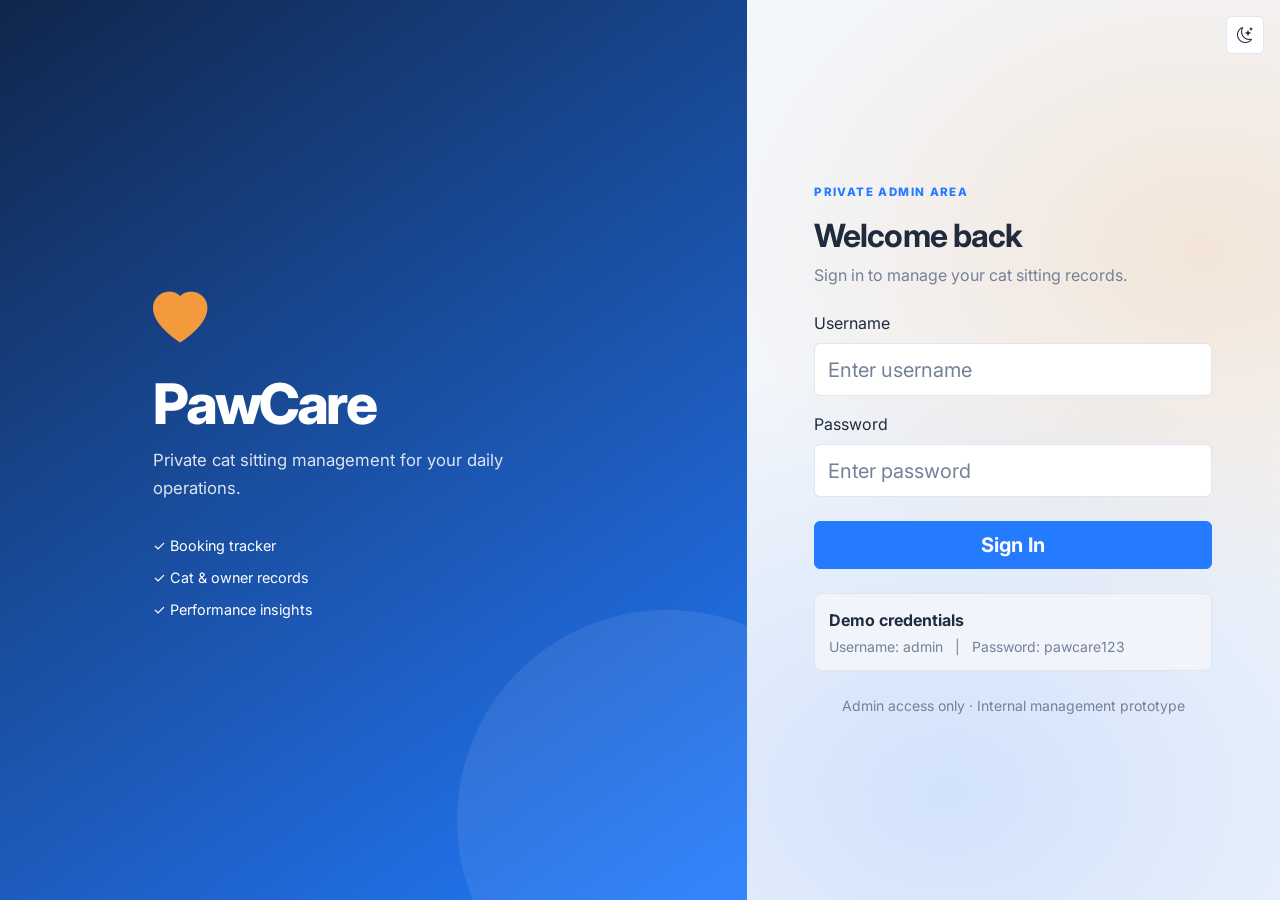
<file: index.html>
<!DOCTYPE html>
<html lang="en">
<head>
  <meta charset="UTF-8">
  <meta name="viewport" content="width=device-width, initial-scale=1.0">
  <meta name="description" content="PawCare Cat Sitting Management System login">
  <title>PawCare | Admin Login</title>
  <link rel="icon" type="image/svg+xml" href="favicon.svg">
  <link href="https://cdn.jsdelivr.net/npm/bootstrap@5.3.3/dist/css/bootstrap.min.css" rel="stylesheet">
  <link href="https://cdn.jsdelivr.net/npm/bootstrap-icons@1.11.3/font/bootstrap-icons.css" rel="stylesheet">
  <link rel="preconnect" href="https://fonts.googleapis.com">
  <link href="https://fonts.googleapis.com/css2?family=Inter:wght@400;500;600;700;800&display=swap" rel="stylesheet">
  <link rel="stylesheet" href="css/style.css">
</head>
<body class="login-page">
  <main class="container-fluid min-vh-100">
    <div class="row min-vh-100">
      <section class="col-lg-7 d-none d-lg-flex login-visual align-items-center justify-content-center">
        <div class="login-brand text-white">
          <div class="paw-logo"><i class="bi bi-heart-fill" aria-hidden="true"></i></div>
          <h1>PawCare</h1>
          <p>Private cat sitting management for your daily operations.</p>
          <div class="login-points">
            <span>✓ Booking tracker</span>
            <span>✓ Cat & owner records</span>
            <span>✓ Performance insights</span>
          </div>
        </div>
      </section>
      <section class="col-lg-5 d-flex align-items-center justify-content-center p-4">
        <div class="login-card">
          <div class="d-lg-none text-center mb-4">
            <div class="paw-logo small"><i class="bi bi-heart-fill" aria-hidden="true"></i></div>
            <h2 class="fw-bold mb-1">PawCare</h2>
            <p class="text-muted">Cat Sitting Admin</p>
          </div>
          <div class="mb-4">
            <p class="eyebrow">PRIVATE ADMIN AREA</p>
            <h2 class="fw-bold">Welcome back</h2>
            <p class="text-muted">Sign in to manage your cat sitting records.</p>
          </div>

          <form id="loginForm" novalidate>
            <div class="mb-3">
              <label for="username" class="form-label">Username</label>
              <input type="text" class="form-control form-control-lg" id="username" placeholder="Enter username" autocomplete="username" required>
            </div>
            <div class="mb-2">
              <label for="password" class="form-label">Password</label>
              <input type="password" class="form-control form-control-lg" id="password" placeholder="Enter password" autocomplete="current-password" required>
            </div>
            <div id="demoAutofill" class="d-none mb-2"><button id="fillDemoCredentials" class="demo-autofill" type="button"><i class="bi bi-magic me-1"></i>Use demo credentials</button></div>
            <div id="loginError" class="alert alert-danger py-2 d-none" role="alert"></div>
            <button class="btn btn-primary btn-lg w-100 mt-3" type="submit">Sign In</button>
          </form>

          <div class="demo-box mt-4">
            <strong>Demo credentials</strong>
            <div class="small text-muted mt-1">Username: admin &nbsp; | &nbsp; Password: pawcare123</div>
          </div>
          <p class="small text-muted text-center mt-4 mb-0">Admin access only · Internal management prototype</p>
        </div>
      </section>
    </div>
  </main>
  <script src="js/app.js"></script>
</body>
</html>
</file>
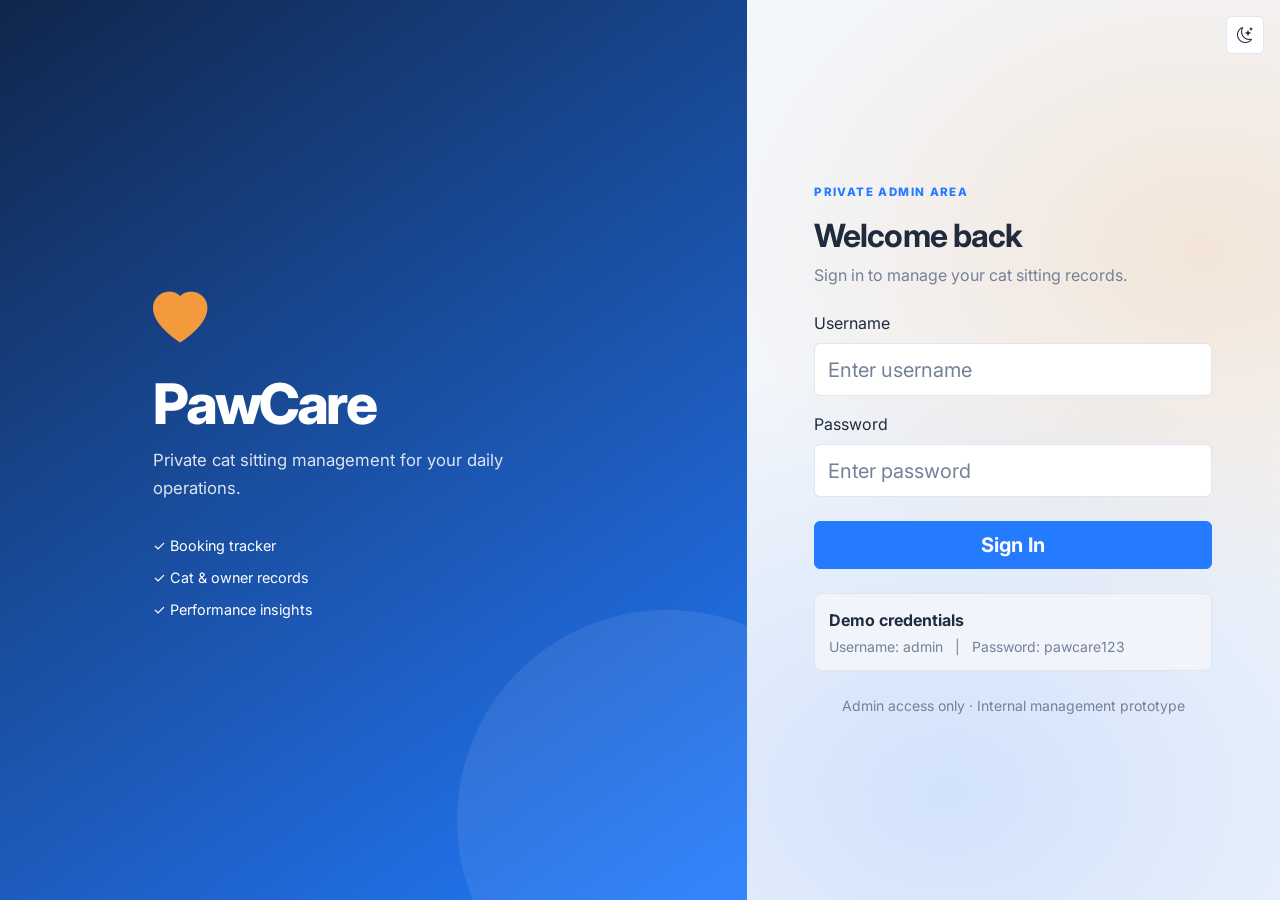
<file: bookings.html>
<!DOCTYPE html>
<html lang="en">
<head>
<meta charset="UTF-8"><meta name="viewport" content="width=device-width, initial-scale=1.0">
<meta name="description" content="PawCare booking management">
<title>PawCare | Bookings</title>
<link rel="icon" type="image/svg+xml" href="favicon.svg">
<link href="https://cdn.jsdelivr.net/npm/bootstrap@5.3.3/dist/css/bootstrap.min.css" rel="stylesheet">
<link href="https://cdn.jsdelivr.net/npm/bootstrap-icons@1.11.3/font/bootstrap-icons.css" rel="stylesheet">
<link href="https://fonts.googleapis.com/css2?family=Inter:wght@400;500;600;700;800&display=swap" rel="stylesheet">
<link rel="stylesheet" href="css/style.css">
</head>
<body>
<div class="app-shell">
<header class="app-header sticky-top"><div class="container-fluid px-3 px-lg-4 d-flex align-items-center justify-content-between">
<div class="d-flex align-items-center gap-3"><button class="menu-toggle" type="button" data-bs-toggle="offcanvas" data-bs-target="#sideNavigation" aria-controls="sideNavigation" aria-label="Open navigation"><i class="bi bi-list"></i></button><a class="navbar-brand fw-800 mb-0" href="dashboard.html"><i class="bi bi-heart-fill brand-paw" aria-hidden="true"></i> PawCare</a></div>
<div class="header-actions"><button class="theme-toggle" type="button" data-theme-toggle aria-label="Switch theme"></button><span class="small text-muted d-none d-sm-inline"><i class="bi bi-shield-lock"></i> Admin</span><button class="btn btn-outline-secondary btn-sm" onclick="logout()">Logout</button></div>
</div></header>
<div class="offcanvas offcanvas-start" tabindex="-1" id="sideNavigation" aria-labelledby="sideNavigationLabel"><div class="offcanvas-header"><h5 class="offcanvas-title fw-bold" id="sideNavigationLabel"><i class="bi bi-heart-fill brand-paw" aria-hidden="true"></i> PawCare</h5><button type="button" class="btn-close" data-bs-dismiss="offcanvas" aria-label="Close navigation"></button></div><div class="offcanvas-body d-flex flex-column"><nav class="nav flex-column" aria-label="Main navigation">
<a class="nav-link" href="dashboard.html"><i class="bi bi-grid"></i> Dashboard</a><a class="nav-link active" aria-current="page" href="bookings.html"><i class="bi bi-calendar-check"></i> Bookings</a><a class="nav-link" href="cats.html"><i class="bi bi-heart"></i> Cats</a><a class="nav-link" href="owners.html"><i class="bi bi-people"></i> Owners</a><a class="nav-link" href="profile.html"><i class="bi bi-person-circle"></i> Contact Me</a>
</nav><div class="side-nav-footer mt-auto pt-3"><div class="small text-muted mb-2"><i class="bi bi-shield-lock"></i> Admin workspace</div><button class="btn btn-outline-secondary btn-sm w-100" onclick="logout()">Logout</button></div></div></div>

<main class="container-fluid px-3 px-lg-4 py-4">
<div class="d-flex flex-column flex-md-row justify-content-between gap-3 mb-4"><div><p class="eyebrow mb-1">MANAGEMENT</p><h1 class="h3 fw-bold mb-1">Bookings</h1><p class="text-muted mb-0">Track every cat sitting session and payment status.</p></div>
<button class="btn btn-primary align-self-start" data-bs-toggle="modal" data-bs-target="#bookingModal"><i class="bi bi-plus-lg me-1"></i> Add Booking</button></div>

<div class="content-card mb-4">
<p class="small text-muted mb-2"><i class="bi bi-info-circle me-1"></i>Select a cat’s name to view or add their photo.</p>
<div class="row g-2"><div class="col-md-5"><div class="input-group"><span class="input-group-text bg-white"><i class="bi bi-search"></i></span><input id="bookingSearch" class="form-control" placeholder="Search cat, owner or booking ID"></div></div>
<div class="col-md-3"><select id="statusFilter" class="form-select"><option value="">All statuses</option><option>Completed</option><option>Pending</option><option>Registered</option></select></div>
<div class="col-md-2"><select id="paymentFilter" class="form-select"><option value="">All payments</option><option>Paid</option><option>Unpaid</option></select></div></div></div>

<div class="content-card"><div class="table-responsive"><table class="table align-middle data-table"><thead><tr><th>ID</th><th>Cat</th><th>Owner</th><th>Address</th><th>Date</th><th>Duration</th><th>Payment</th><th>Status</th><th></th></tr></thead><tbody id="bookingTable"></tbody></table></div></div>
</main>
<footer class="footer"><div class="container-fluid px-4"><span>© 2026 PawCare</span><span>Internal use only</span></div></footer>
</div>

<div class="modal fade" id="bookingModal" tabindex="-1"><div class="modal-dialog modal-lg modal-dialog-centered"><div class="modal-content border-0 shadow">
<div class="modal-header"><div><h5 class="modal-title fw-bold">New Cat Sitting Booking</h5><p class="text-muted small mb-0">Add a new owner, cat and session record.</p></div><button class="btn-close" data-bs-dismiss="modal"></button></div>
<form id="bookingForm"><div class="modal-body"><div class="row g-3">
<div class="col-md-6"><label class="form-label">Owner Name</label><input name="owner" class="form-control" required></div>
<div class="col-md-6"><label class="form-label">Owner Age <span class="text-muted">(private)</span></label><input name="ownerAge" type="number" min="18" max="100" class="form-control" required></div>
<div class="col-md-6"><label for="ownerPhone" class="form-label">Owner Phone</label><input id="ownerPhone" name="phone" type="tel" autocomplete="tel" class="form-control" required></div>
<div class="col-12"><label for="ownerAddress" class="form-label">Sitting Address</label><textarea id="ownerAddress" name="address" class="form-control" rows="2" autocomplete="street-address" required></textarea></div>
<div class="col-md-6"><label class="form-label">Cat Name</label><input name="cat" class="form-control" required></div>
<div class="col-md-6"><label for="newCatPhoto" class="form-label">Cat Photo <span class="text-muted">(optional, max 2 MB)</span></label><input id="newCatPhoto" name="catPhotoFile" type="file" accept="image/*" class="form-control"></div>
<div class="col-12"><div id="bookingPhotoError" class="alert alert-danger py-2 d-none mb-0" role="alert"></div></div>
<div class="col-md-6"><label class="form-label">Cat Gender</label><select name="gender" class="form-select"><option>Female</option><option>Male</option></select></div>
<div class="col-md-6"><label class="form-label">Cat Age</label><input name="catAge" type="number" min="0" max="30" class="form-control" required></div>
<div class="col-md-6"><label class="form-label">Breed</label><input name="breed" class="form-control" placeholder="e.g. Persian"></div>
<div class="col-md-6"><label class="form-label">Sitting Date</label><input name="date" type="date" class="form-control" required></div>
<div class="col-md-6"><label class="form-label">Duration</label><select name="duration" class="form-select"><option>1 day</option><option>2 days</option><option>3 days</option><option>1 week</option></select></div>
<div class="col-md-6"><label class="form-label">Payment</label><select name="payment" class="form-select"><option>Paid</option><option>Unpaid</option></select></div>
<div class="col-md-6"><label class="form-label">Status</label><select name="status" class="form-select"><option>Registered</option><option>Pending</option><option>Completed</option></select></div>
<div class="col-12"><label class="form-label">Notes</label><textarea name="notes" class="form-control" rows="2" placeholder="Special instructions..."></textarea></div>
</div></div><div class="modal-footer"><button type="button" class="btn btn-light" data-bs-dismiss="modal">Cancel</button><button class="btn btn-primary" type="submit">Save Booking</button></div></form>
</div></div></div>

<div class="modal fade" id="catPhotoModal" tabindex="-1" aria-labelledby="catPhotoTitle" aria-hidden="true"><div class="modal-dialog modal-dialog-centered"><div class="modal-content border-0 shadow">
<div class="modal-header"><h5 class="modal-title fw-bold" id="catPhotoTitle">Cat photo</h5><button type="button" class="btn-close" data-bs-dismiss="modal" aria-label="Close"></button></div>
<div class="modal-body"><img id="catPhotoPreview" class="cat-photo-preview d-none" alt="Selected cat"><div id="catPhotoEmpty" class="cat-photo-empty"><div><i class="bi bi-image fs-1 d-block mb-2"></i><span>No photo added yet</span></div></div>
<div id="catPhotoError" class="alert alert-danger py-2 d-none mt-3 mb-0" role="alert"></div>
<input id="catPhotoBookingId" type="hidden"><label for="catPhotoFile" class="form-label mt-3">Add or replace photo <span class="text-muted">(max 2 MB)</span></label><input id="catPhotoFile" type="file" accept="image/*" class="form-control"></div>
</div></div></div>

<script src="https://cdn.jsdelivr.net/npm/bootstrap@5.3.3/dist/js/bootstrap.bundle.min.js"></script><script src="js/app.js"></script>
<script>protectPage(); initBookings();</script>
</body></html>
</file>
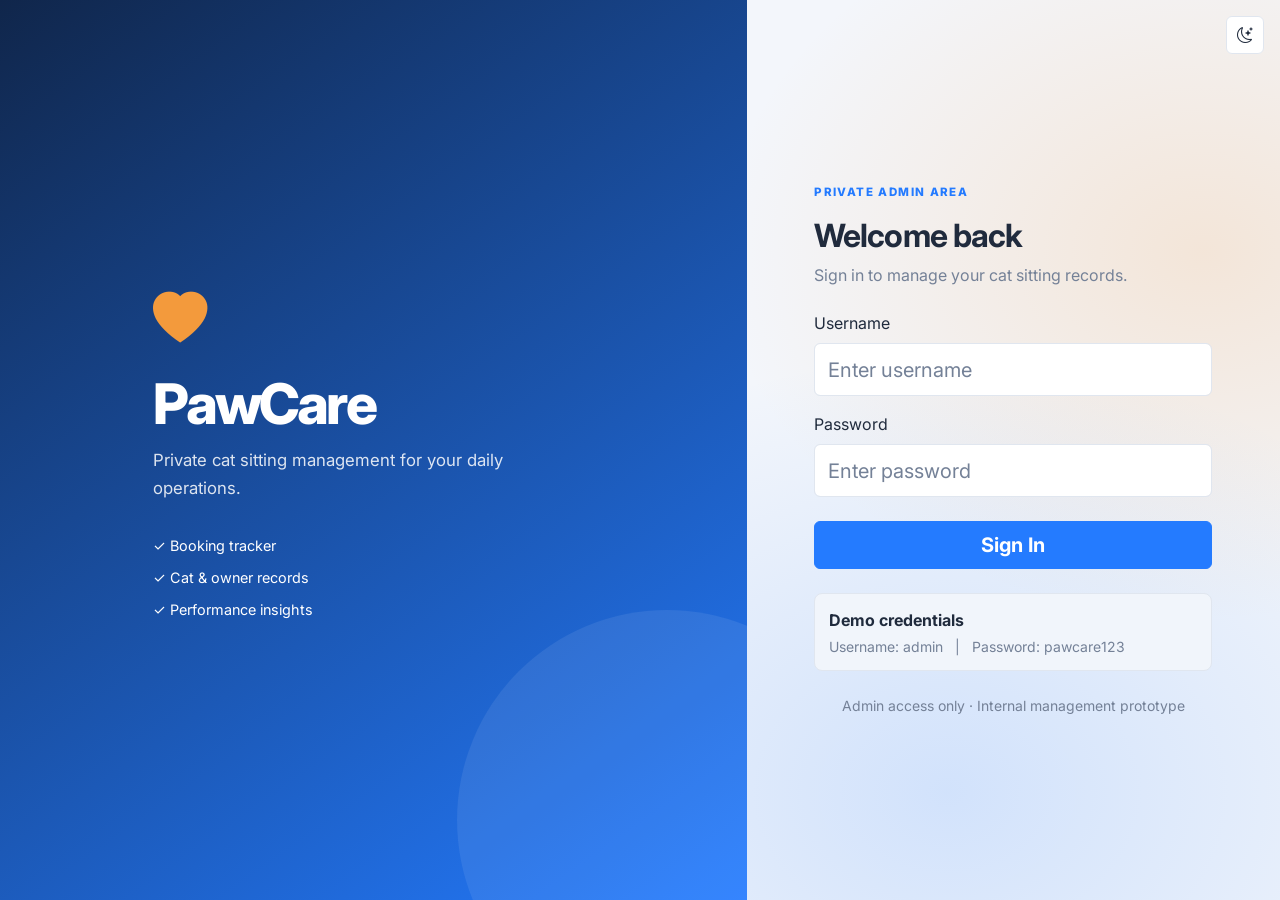
<file: cats.html>
<!DOCTYPE html>
<html lang="en"><head><meta charset="UTF-8"><meta name="viewport" content="width=device-width, initial-scale=1.0">
<meta name="description" content="PawCare cat records"><title>PawCare | Cats</title><link rel="icon" type="image/svg+xml" href="favicon.svg">
<link href="https://cdn.jsdelivr.net/npm/bootstrap@5.3.3/dist/css/bootstrap.min.css" rel="stylesheet"><link href="https://cdn.jsdelivr.net/npm/bootstrap-icons@1.11.3/font/bootstrap-icons.css" rel="stylesheet"><link href="https://fonts.googleapis.com/css2?family=Inter:wght@400;500;600;700;800&display=swap" rel="stylesheet"><link rel="stylesheet" href="css/style.css"></head>
<body><div class="app-shell">
<header class="app-header sticky-top"><div class="container-fluid px-3 px-lg-4 d-flex align-items-center justify-content-between"><div class="d-flex align-items-center gap-3"><button class="menu-toggle" type="button" data-bs-toggle="offcanvas" data-bs-target="#sideNavigation" aria-controls="sideNavigation" aria-label="Open navigation"><i class="bi bi-list"></i></button><a class="navbar-brand fw-800 mb-0" href="dashboard.html"><i class="bi bi-heart-fill brand-paw" aria-hidden="true"></i> PawCare</a></div><div class="header-actions"><button class="theme-toggle" type="button" data-theme-toggle aria-label="Switch theme"></button><span class="small text-muted d-none d-sm-inline"><i class="bi bi-shield-lock"></i> Admin</span><button class="btn btn-outline-secondary btn-sm" onclick="logout()">Logout</button></div></div></header>
<div class="offcanvas offcanvas-start" tabindex="-1" id="sideNavigation" aria-labelledby="sideNavigationLabel"><div class="offcanvas-header"><h5 class="offcanvas-title fw-bold" id="sideNavigationLabel"><i class="bi bi-heart-fill brand-paw" aria-hidden="true"></i> PawCare</h5><button type="button" class="btn-close" data-bs-dismiss="offcanvas" aria-label="Close navigation"></button></div><div class="offcanvas-body d-flex flex-column"><nav class="nav flex-column" aria-label="Main navigation"><a class="nav-link" href="dashboard.html"><i class="bi bi-grid"></i> Dashboard</a><a class="nav-link" href="bookings.html"><i class="bi bi-calendar-check"></i> Bookings</a><a class="nav-link active" aria-current="page" href="cats.html"><i class="bi bi-heart"></i> Cats</a><a class="nav-link" href="owners.html"><i class="bi bi-people"></i> Owners</a><a class="nav-link" href="profile.html"><i class="bi bi-person-circle"></i> Contact Me</a></nav><div class="side-nav-footer mt-auto pt-3"><div class="small text-muted mb-2"><i class="bi bi-shield-lock"></i> Admin workspace</div><button class="btn btn-outline-secondary btn-sm w-100" onclick="logout()">Logout</button></div></div></div>
<main class="container-fluid px-3 px-lg-4 py-4"><div class="mb-4"><p class="eyebrow mb-1">DATA VIEW 01</p><h1 class="h3 fw-bold mb-1">Cat Records</h1><p class="text-muted mb-0">A private record of cats handled through your service.</p></div>
<div class="content-card"><div class="row g-3 mb-3"><div class="col-md-5"><input id="catSearch" class="form-control" placeholder="Search cat or breed"></div><div class="col-md-3"><select id="genderFilter" class="form-select"><option value="">All genders</option><option>Male</option><option>Female</option></select></div></div>
<div class="table-responsive"><table class="table align-middle data-table"><thead><tr><th>Cat</th><th>Breed</th><th>Age</th><th>Gender</th><th>Owner</th><th>Sessions</th></tr></thead><tbody id="catTable"></tbody></table></div></div></main>
<footer class="footer"><div class="container-fluid px-4"><span>© 2026 PawCare</span><span>Private cat records</span></div></footer></div>
<script src="https://cdn.jsdelivr.net/npm/bootstrap@5.3.3/dist/js/bootstrap.bundle.min.js"></script><script src="js/app.js"></script><script>protectPage(); initCats();</script></body></html>
</file>
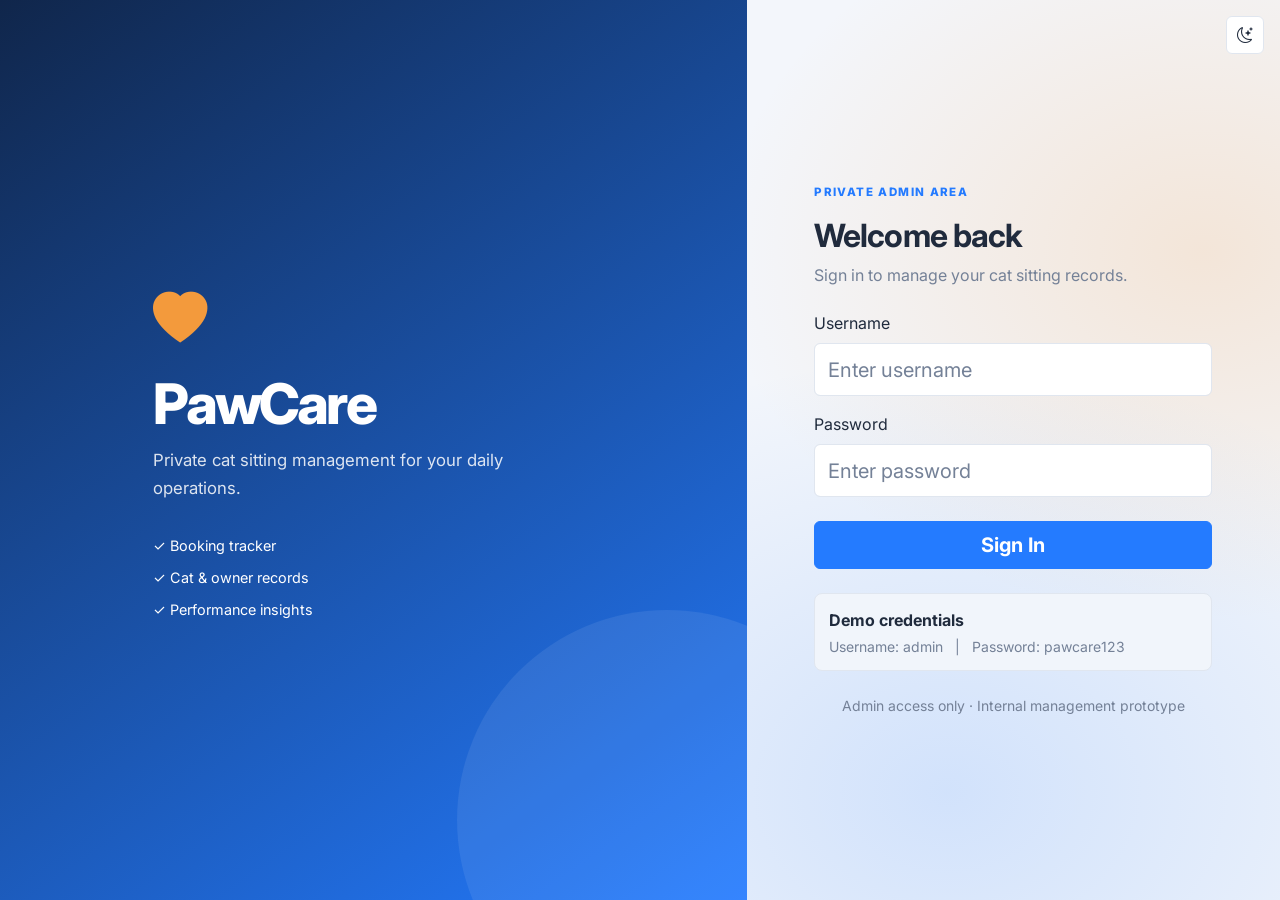
<file: owners.html>
<!DOCTYPE html>
<html lang="en"><head><meta charset="UTF-8"><meta name="viewport" content="width=device-width, initial-scale=1.0">
<meta name="description" content="PawCare owner records"><title>PawCare | Owners</title><link rel="icon" type="image/svg+xml" href="favicon.svg">
<link href="https://cdn.jsdelivr.net/npm/bootstrap@5.3.3/dist/css/bootstrap.min.css" rel="stylesheet"><link href="https://cdn.jsdelivr.net/npm/bootstrap-icons@1.11.3/font/bootstrap-icons.css" rel="stylesheet"><link href="https://fonts.googleapis.com/css2?family=Inter:wght@400;500;600;700;800&display=swap" rel="stylesheet"><link rel="stylesheet" href="css/style.css"></head>
<body><div class="app-shell">
<header class="app-header sticky-top"><div class="container-fluid px-3 px-lg-4 d-flex align-items-center justify-content-between"><div class="d-flex align-items-center gap-3"><button class="menu-toggle" type="button" data-bs-toggle="offcanvas" data-bs-target="#sideNavigation" aria-controls="sideNavigation" aria-label="Open navigation"><i class="bi bi-list"></i></button><a class="navbar-brand fw-800 mb-0" href="dashboard.html"><i class="bi bi-heart-fill brand-paw" aria-hidden="true"></i> PawCare</a></div><div class="header-actions"><button class="theme-toggle" type="button" data-theme-toggle aria-label="Switch theme"></button><span class="small text-muted d-none d-sm-inline"><i class="bi bi-shield-lock"></i> Admin</span><button class="btn btn-outline-secondary btn-sm" onclick="logout()">Logout</button></div></div></header>
<div class="offcanvas offcanvas-start" tabindex="-1" id="sideNavigation" aria-labelledby="sideNavigationLabel"><div class="offcanvas-header"><h5 class="offcanvas-title fw-bold" id="sideNavigationLabel"><i class="bi bi-heart-fill brand-paw" aria-hidden="true"></i> PawCare</h5><button type="button" class="btn-close" data-bs-dismiss="offcanvas" aria-label="Close navigation"></button></div><div class="offcanvas-body d-flex flex-column"><nav class="nav flex-column" aria-label="Main navigation"><a class="nav-link" href="dashboard.html"><i class="bi bi-grid"></i> Dashboard</a><a class="nav-link" href="bookings.html"><i class="bi bi-calendar-check"></i> Bookings</a><a class="nav-link" href="cats.html"><i class="bi bi-heart"></i> Cats</a><a class="nav-link active" aria-current="page" href="owners.html"><i class="bi bi-people"></i> Owners</a><a class="nav-link" href="profile.html"><i class="bi bi-person-circle"></i> Contact Me</a></nav><div class="side-nav-footer mt-auto pt-3"><div class="small text-muted mb-2"><i class="bi bi-shield-lock"></i> Admin workspace</div><button class="btn btn-outline-secondary btn-sm w-100" onclick="logout()">Logout</button></div></div></div>
<main class="container-fluid px-3 px-lg-4 py-4"><div class="mb-4"><p class="eyebrow mb-1">DATA VIEW 02</p><h1 class="h3 fw-bold mb-1">Owner Records</h1><p class="text-muted mb-0">Private owner information for internal service tracking.</p></div>
<div class="alert alert-light border d-flex gap-2 align-items-start"><i class="bi bi-lock-fill mt-1"></i><div><strong>Confidential data</strong><br><span class="small">Owner age, address and phone number are for admin use only and are not shown to customers.</span></div></div>
<div class="content-card"><div class="mb-3"><input id="ownerSearch" class="form-control" placeholder="Search owner name"></div><div class="table-responsive"><table class="table align-middle data-table"><thead><tr><th>Owner</th><th>Age</th><th>Cats</th><th>Total Sessions</th><th>Payment Status</th><th>Address</th><th>Phone</th><th></th></tr></thead><tbody id="ownerTable"></tbody></table></div></div></main>
<footer class="footer"><div class="container-fluid px-4"><span>© 2026 PawCare</span><span>Internal use only</span></div></footer></div>
<div class="modal fade" id="ownerContactModal" tabindex="-1" aria-labelledby="ownerContactTitle" aria-hidden="true"><div class="modal-dialog modal-dialog-centered"><div class="modal-content border-0 shadow">
<div class="modal-header"><h5 class="modal-title fw-bold" id="ownerContactTitle">Edit owner contact</h5><button type="button" class="btn-close" data-bs-dismiss="modal" aria-label="Close"></button></div>
<form id="ownerContactForm"><div class="modal-body">
<input id="ownerContactName" type="hidden">
<div class="mb-3"><label for="ownerContactDisplay" class="form-label">Owner</label><input id="ownerContactDisplay" class="form-control" readonly></div>
<div class="mb-3"><label for="ownerContactAddress" class="form-label">Address</label><textarea id="ownerContactAddress" class="form-control" rows="3" required></textarea></div>
<div><label for="ownerContactPhone" class="form-label">Phone</label><input id="ownerContactPhone" type="tel" autocomplete="tel" class="form-control" required></div>
</div><div class="modal-footer"><button type="button" class="btn btn-light" data-bs-dismiss="modal">Cancel</button><button type="submit" class="btn btn-primary">Save contact</button></div></form>
</div></div></div>
<script src="https://cdn.jsdelivr.net/npm/bootstrap@5.3.3/dist/js/bootstrap.bundle.min.js"></script><script src="js/app.js"></script><script>protectPage(); initOwners();</script></body></html>
</file>
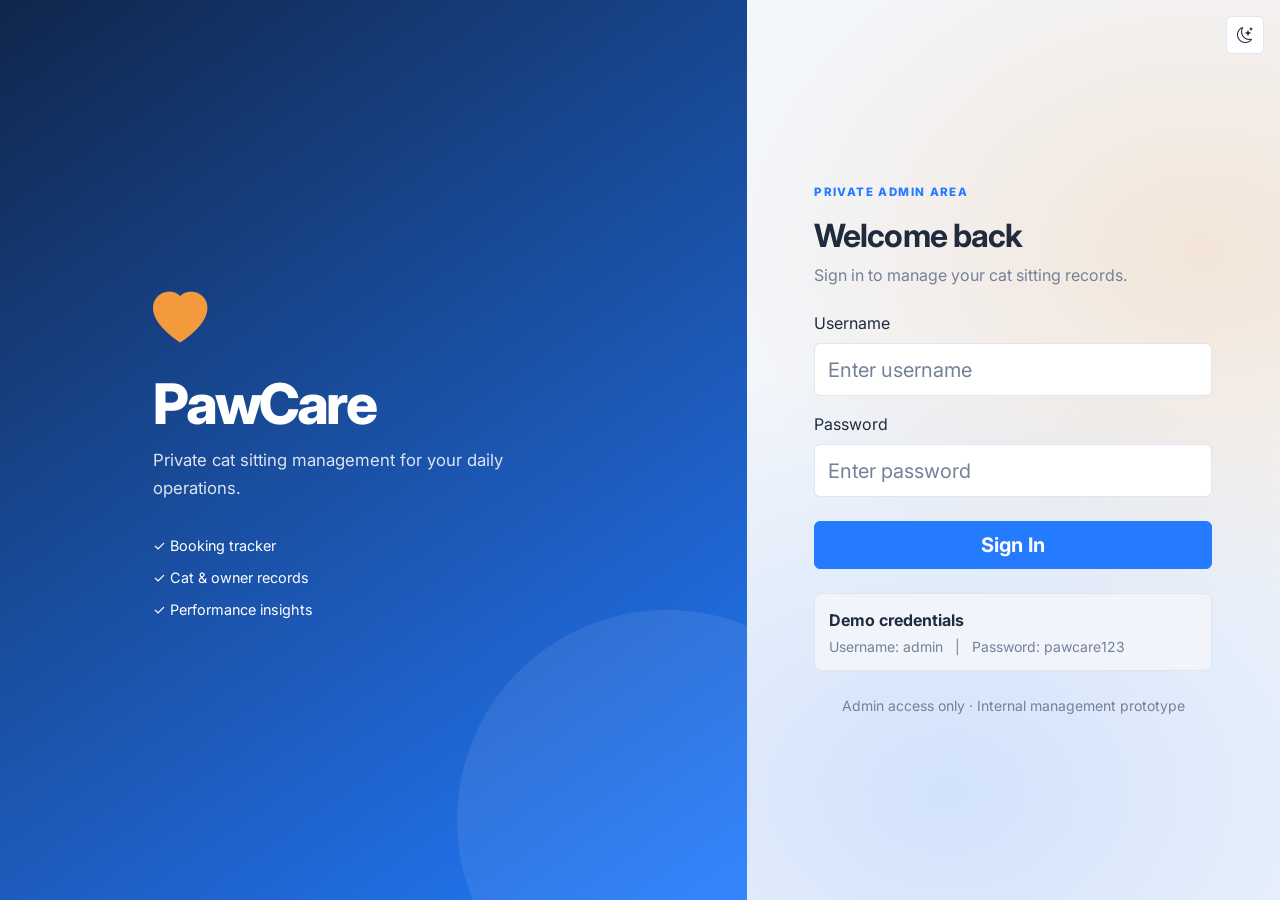
<file: profile.html>
<!DOCTYPE html>
<html lang="en">
<head>
  <meta charset="UTF-8">
  <meta name="viewport" content="width=device-width, initial-scale=1.0">
  <meta name="description" content="Raudah Mulyadi's cat sitting profile and contact details">
  <title>PawCare | Contact Me</title>
  <link rel="icon" type="image/svg+xml" href="favicon.svg">
  <link href="https://cdn.jsdelivr.net/npm/bootstrap@5.3.3/dist/css/bootstrap.min.css" rel="stylesheet">
  <link href="https://cdn.jsdelivr.net/npm/bootstrap-icons@1.11.3/font/bootstrap-icons.css" rel="stylesheet">
  <link href="https://fonts.googleapis.com/css2?family=Inter:wght@400;500;600;700;800&display=swap" rel="stylesheet">
  <link rel="stylesheet" href="css/style.css">
</head>
<body>
<div class="app-shell">
  <header class="app-header sticky-top">
    <div class="container-fluid px-3 px-lg-4 d-flex align-items-center justify-content-between">
      <div class="d-flex align-items-center gap-3">
        <button class="menu-toggle" type="button" data-bs-toggle="offcanvas" data-bs-target="#sideNavigation" aria-controls="sideNavigation" aria-label="Open navigation"><i class="bi bi-list"></i></button>
        <a class="navbar-brand fw-800 mb-0" href="dashboard.html"><i class="bi bi-heart-fill brand-paw" aria-hidden="true"></i> PawCare</a>
      </div>
      <div class="header-actions">
        <button class="theme-toggle" type="button" data-theme-toggle aria-label="Switch theme"></button>
        <span class="small text-muted d-none d-sm-inline"><i class="bi bi-shield-lock"></i> Admin</span>
        <button class="btn btn-outline-secondary btn-sm" onclick="logout()">Logout</button>
      </div>
    </div>
  </header>
  <div class="offcanvas offcanvas-start" tabindex="-1" id="sideNavigation" aria-labelledby="sideNavigationLabel">
    <div class="offcanvas-header">
      <h5 class="offcanvas-title fw-bold" id="sideNavigationLabel"><i class="bi bi-heart-fill brand-paw" aria-hidden="true"></i> PawCare</h5>
      <button type="button" class="btn-close" data-bs-dismiss="offcanvas" aria-label="Close navigation"></button>
    </div>
    <div class="offcanvas-body d-flex flex-column">
      <nav class="nav flex-column" aria-label="Main navigation">
        <a class="nav-link" href="dashboard.html"><i class="bi bi-grid"></i> Dashboard</a>
        <a class="nav-link" href="bookings.html"><i class="bi bi-calendar-check"></i> Bookings</a>
        <a class="nav-link" href="cats.html"><i class="bi bi-heart"></i> Cats</a>
        <a class="nav-link" href="owners.html"><i class="bi bi-people"></i> Owners</a>
        <a class="nav-link active" aria-current="page" href="profile.html"><i class="bi bi-person-circle"></i> Contact Me</a>
      </nav>
      <div class="side-nav-footer mt-auto pt-3">
        <div class="small text-muted mb-2"><i class="bi bi-shield-lock"></i> Admin workspace</div>
        <button class="btn btn-outline-secondary btn-sm w-100" onclick="logout()">Logout</button>
      </div>
    </div>
  </div>

  <main class="container-fluid px-3 px-lg-4 py-4">
    <div class="mb-4">
      <p class="eyebrow mb-1">YOUR CAT SITTER</p>
      <h1 class="h3 fw-bold mb-1">Contact Me</h1>
      <p class="text-muted mb-0">A little about me and the care I provide.</p>
    </div>

    <section class="profile-hero mb-4">
      <div class="row g-0 align-items-stretch">
        <div class="col-lg-5">
          <img class="profile-photo" src="images/raudah-cat-1.jpg" alt="Raudah's cat" onerror="this.hidden=true;this.nextElementSibling.classList.remove('d-none')">
          <div class="profile-placeholder d-none" aria-label="Add the first cat photo"><i class="bi bi-image"></i></div>
        </div>
        <div class="col-lg-7 p-4 p-lg-5 align-self-center">
          <p class="eyebrow mb-2">CAT SITTER · KUALA LUMPUR</p>
          <h2 class="display-6 fw-bold mb-3">Hi, I’m Raudah Mulyadi</h2>
          <p class="text-muted mb-4">I’ve been caring for cats in the Gombak area of Kuala Lumpur since 2022. I provide attentive care including feeding, playtime, and keeping their space clean, with deep-cleaning services available for an additional fee.</p>
          <div class="profile-credential">
            <h3 class="h6 fw-bold mb-1"><i class="bi bi-patch-check me-2 text-primary"></i>Cat-sitting experience</h3>
            <p class="mb-0 text-muted">Home cat-sitting for local owners in KL and Gombak since 2022.</p>
          </div>
          <div class="d-flex flex-wrap gap-2 mt-4">
            <a class="btn btn-primary" href="mailto:mulyadiraudah@gmail.com"><i class="bi bi-envelope me-1"></i> Email me</a>
            <a class="btn btn-outline-secondary" href="tel:+601128762231"><i class="bi bi-telephone me-1"></i> Call me</a>
          </div>
        </div>
      </div>
    </section>

    <div class="row g-4">
      <section class="col-lg-7">
        <div class="content-card h-100">
          <div class="card-heading"><div><h5>My cat photos</h5><p>A few of my favourite feline friends</p></div></div>
          <div id="catPhotoCarousel" class="carousel slide profile-carousel" data-bs-ride="carousel" data-bs-interval="4000" data-bs-pause="hover" data-bs-keyboard="true" aria-label="Cat photo slideshow">
            <div class="carousel-indicators">
              <button type="button" data-bs-target="#catPhotoCarousel" data-bs-slide-to="0" class="active" aria-current="true" aria-label="Show cat photo 1"></button>
              <button type="button" data-bs-target="#catPhotoCarousel" data-bs-slide-to="1" aria-label="Show cat photo 2"></button>
              <button type="button" data-bs-target="#catPhotoCarousel" data-bs-slide-to="2" aria-label="Show cat photo 3"></button>
              <button type="button" data-bs-target="#catPhotoCarousel" data-bs-slide-to="3" aria-label="Show cat photo 4"></button>
            </div>
            <div class="carousel-inner">
              <div class="carousel-item active">
                <img class="profile-gallery-backdrop" src="images/raudah-cat-2.jpg" alt="" aria-hidden="true" onerror="this.hidden=true">
                <img class="profile-gallery-img" src="images/raudah-cat-2.jpg" alt="Cat photo 1" onerror="this.hidden=true;this.nextElementSibling.classList.remove('d-none')">
                <div class="profile-gallery-placeholder d-none" aria-label="Add the first cat photo"><i class="bi bi-image"></i></div>
              </div>
              <div class="carousel-item">
                <img class="profile-gallery-backdrop" src="images/raudah-cat-3.jpg" alt="" aria-hidden="true" onerror="this.hidden=true">
                <img class="profile-gallery-img" src="images/raudah-cat-3.jpg" alt="Cat photo 2" onerror="this.hidden=true;this.nextElementSibling.classList.remove('d-none')">
                <div class="profile-gallery-placeholder d-none" aria-label="Add the second cat photo"><i class="bi bi-image"></i></div>
              </div>
              <div class="carousel-item">
                <img class="profile-gallery-backdrop" src="images/raudah-cat-4.jpg" alt="" aria-hidden="true" onerror="this.hidden=true">
                <img class="profile-gallery-img" src="images/raudah-cat-4.jpg" alt="Cat photo 3" onerror="this.hidden=true;this.nextElementSibling.classList.remove('d-none')">
                <div class="profile-gallery-placeholder d-none" aria-label="Add the third cat photo"><i class="bi bi-image"></i></div>
              </div>
              <div class="carousel-item">
                <img class="profile-gallery-backdrop" src="images/raudah-cat-5.jpg" alt="" aria-hidden="true" onerror="this.hidden=true">
                <img class="profile-gallery-img" src="images/raudah-cat-5.jpg" alt="Cat photo 4" onerror="this.hidden=true;this.nextElementSibling.classList.remove('d-none')">
                <div class="profile-gallery-placeholder d-none" aria-label="Add the fourth cat photo"><i class="bi bi-image"></i></div>
              </div>
            </div>
            <button class="carousel-control-prev" type="button" data-bs-target="#catPhotoCarousel" data-bs-slide="prev" aria-label="Previous photo"><span class="carousel-control-prev-icon" aria-hidden="true"></span><span class="visually-hidden">Previous</span></button>
            <button class="carousel-control-next" type="button" data-bs-target="#catPhotoCarousel" data-bs-slide="next" aria-label="Next photo"><span class="carousel-control-next-icon" aria-hidden="true"></span><span class="visually-hidden">Next</span></button>
          </div>
        </div>
      </section>
      <section class="col-lg-5 profile-contact">
        <div class="content-card h-100">
          <div class="card-heading"><div><h5>Get in touch</h5><p>Questions or looking for a cat sitter?</p></div></div>
          <ul class="list-unstyled d-grid gap-3 mb-0">
            <li><a class="d-flex align-items-center gap-3 text-reset" href="mailto:mulyadiraudah@gmail.com"><span class="kpi-icon mb-0"><i class="bi bi-envelope"></i></span><span><span class="small text-muted d-block">Email</span><strong>mulyadiraudah@gmail.com</strong></span></a></li>
            <li><a class="d-flex align-items-center gap-3 text-reset" href="tel:+601128762231"><span class="kpi-icon mb-0"><i class="bi bi-telephone"></i></span><span><span class="small text-muted d-block">Phone</span><strong>011-28762231</strong></span></a></li>
            <li><a class="d-flex align-items-center gap-3 text-reset" href="https://www.tiktok.com/@aambxo?_r=1&amp;_t=ZS-9BWRyJf5iaM" target="_blank" rel="noopener noreferrer"><span class="kpi-icon mb-0"><i class="bi bi-tiktok"></i></span><span><span class="small text-muted d-block">TikTok</span><strong>@aambxo</strong></span></a></li>
          </ul>
        </div>
      </section>
    </div>
  </main>
  <footer class="footer"><div class="container-fluid px-4"><span>© 2026 PawCare</span><span>Cat care with a personal touch</span></div></footer>
</div>
<script src="https://cdn.jsdelivr.net/npm/bootstrap@5.3.3/dist/js/bootstrap.bundle.min.js"></script>
<script src="js/app.js"></script>
<script>protectPage();</script>
</body>
</html>
</file>
<file: css/style.css>
/* PawCare - shared styling */
:root{
  --primary:#247bff;
  --primary-dark:#125fd8;
  --accent:#f39a3c;
  --ink:#202b3d;
  --muted:#748197;
  --soft:#f3f6fb;
  --border:#e0e6ef;
  --surface:#ffffff;
  --surface-soft:#f1f5fb;
  --table-hover:#f4f7fc;
}
html[data-theme="dark"]{
  --ink:#e8eef8;
  --muted:#a4b1c5;
  --soft:#0b1220;
  --border:#26364d;
  --surface:#111b2b;
  --surface-soft:#19263a;
  --table-hover:#17243a;
  color-scheme:dark;
}
*{box-sizing:border-box}
body{font-family:'Inter',sans-serif;background:var(--soft);color:var(--ink)}
html:not([data-theme="dark"]) body{
  background:
    radial-gradient(48rem 34rem at 8% 12%,rgba(36,123,255,.24),transparent 72%),
    radial-gradient(42rem 32rem at 94% 28%,rgba(243,154,60,.18),transparent 72%),
    radial-gradient(50rem 38rem at 74% 88%,rgba(36,123,255,.16),transparent 72%),
    radial-gradient(38rem 30rem at 8% 82%,rgba(243,154,60,.13),transparent 72%),
    var(--soft);
}
html[data-theme="dark"] body{
  background:
    radial-gradient(48rem 34rem at 8% 12%,rgba(36,123,255,.2),transparent 72%),
    radial-gradient(42rem 32rem at 94% 28%,rgba(243,154,60,.1),transparent 72%),
    radial-gradient(50rem 38rem at 74% 88%,rgba(36,123,255,.14),transparent 72%),
    var(--soft);
}
a{text-decoration:none}
.fw-800{font-weight:800}
.app-shell{min-height:100vh;display:flex;flex-direction:column}
.app-shell main{flex:1}
.brand-paw{font-size:1.35rem;margin-right:.35rem;color:var(--primary)}
.app-header{min-height:68px;background:linear-gradient(145deg,#10264b,#247bff);border-bottom:1px solid rgba(255,255,255,.18)}
.app-header .container-fluid{min-height:68px}
.app-header .navbar-brand{color:#fff}
.app-header .brand-paw,.offcanvas .brand-paw{color:var(--accent)}
.menu-toggle{width:42px;height:42px;border:1px solid rgba(255,255,255,.4);border-radius:7px;background:rgba(255,255,255,.1);color:#fff;font-size:1.2rem}
.menu-toggle:hover{background:rgba(255,255,255,.2);color:#fff}
.header-actions{display:flex;align-items:center;gap:.75rem}
.app-header .text-muted{color:rgba(255,255,255,.76)!important}
.app-header .btn-outline-secondary{color:#fff;border-color:rgba(255,255,255,.55)}
.app-header .btn-outline-secondary:hover{background:rgba(255,255,255,.16);color:#fff}
.app-header .theme-toggle{background:rgba(255,255,255,.1);border-color:rgba(255,255,255,.4);color:#fff}
.app-header .theme-toggle:hover{background:rgba(255,255,255,.2);color:#fff}
.offcanvas{background:#10264b;color:#fff}
.offcanvas-header{border-bottom:1px solid rgba(255,255,255,.18)}
.offcanvas .nav-link{display:flex;align-items:center;gap:.8rem;margin:.25rem 0;padding:.8rem 1rem!important}
.offcanvas .nav-link i{font-size:1.1rem;width:1.2rem}
.offcanvas .nav-link{color:rgba(255,255,255,.78)}
.offcanvas .nav-link:hover,.offcanvas .nav-link.active{color:#fff;background:rgba(255,255,255,.13)}
.offcanvas .nav-link.active{box-shadow:inset 3px 0 var(--accent)}
.offcanvas .text-muted{color:rgba(255,255,255,.68)!important}
.offcanvas .btn-outline-secondary{color:#fff;border-color:rgba(255,255,255,.5)}
.offcanvas .btn-outline-secondary:hover{background:rgba(255,255,255,.16);color:#fff}
.offcanvas .btn-close{filter:invert(1) grayscale(100%) brightness(200%)}
.side-nav-footer{border-top:1px solid rgba(255,255,255,.18)}
.navbar-brand{color:var(--ink)}
.nav-link{font-weight:600;color:var(--muted);padding:.7rem 1rem!important;border-radius:7px}
.nav-link:hover,.nav-link.active{color:var(--primary);background:var(--surface-soft)}
.eyebrow{font-size:.72rem;font-weight:800;letter-spacing:.12em;color:var(--primary)}
.page-heading h1{letter-spacing:-.03em}
.kpi-card,.content-card{background:var(--surface);border:1px solid var(--border);border-radius:10px;box-shadow:0 4px 18px rgba(12,28,52,.06)}
.kpi-card{padding:1.2rem;position:relative;min-height:150px;background:var(--primary);color:#fff;border-color:transparent;transition:transform .18s ease,box-shadow .18s ease,border-color .18s ease}
.kpi-card:hover{transform:translateY(-3px);border-color:rgba(255,255,255,.8);box-shadow:0 12px 26px rgba(36,123,255,.28),0 0 0 3px rgba(243,154,60,.2)}
.kpi-icon{width:42px;height:42px;border-radius:8px;background:rgba(255,255,255,.15);color:#fff;display:flex;align-items:center;justify-content:center;font-size:1.15rem;margin-bottom:.85rem}
.profile-contact .kpi-icon{background:var(--surface-soft);color:var(--primary)}
.kpi-card p{margin:0;color:inherit;font-size:.82rem;font-weight:600}
.kpi-card h2{margin:.15rem 0;font-size:1.8rem;color:inherit}
.kpi-pending{background:var(--accent);color:#202b3d}
.kpi-pending .kpi-icon{background:rgba(32,43,61,.12);color:#202b3d}
.kpi-note{font-size:.72rem;color:rgba(255,255,255,.8)}
.kpi-pending .kpi-note{color:rgba(32,43,61,.78)}
.content-card{padding:1.25rem}
.card-heading{display:flex;justify-content:space-between;align-items:flex-start;margin-bottom:1rem}
.card-heading h5{font-weight:700;margin:0}
.card-heading p{color:var(--muted);font-size:.78rem;margin:.25rem 0 0}
.dashboard-grid>[class*="col-"]{display:flex}
.dashboard-grid .content-card{width:100%;min-height:390px;display:flex;flex-direction:column}
.dashboard-grid .chart-wrap{height:280px;flex:1;min-height:0}
.dashboard-grid .chart-wrap.doughnut{height:280px}
.dashboard-grid .table-responsive{flex:1}
.chart-wrap{height:285px;position:relative}
.chart-wrap.doughnut{height:250px}
.data-table thead th{font-size:.73rem;text-transform:uppercase;letter-spacing:.05em;color:#8a8e9f;border-bottom:1px solid var(--border)}
.data-table td{font-size:.88rem;border-color:var(--border);color:var(--ink)}
.address-cell{min-width:220px;max-width:340px;white-space:normal}
.table{--bs-table-bg:var(--surface);--bs-table-color:var(--ink);--bs-table-border-color:var(--border);--bs-table-hover-bg:var(--table-hover);--bs-table-hover-color:var(--ink)}
.badge-status{padding:.42rem .65rem;border-radius:999px;font-weight:700;font-size:.7rem}
.status-completed,.status-registered{background:#e8f1ff;color:#185fbd}
.status-pending{background:#fff0d9;color:#87500a}
.payment-paid{color:var(--primary);font-weight:700}.payment-unpaid{color:#b42318;font-weight:700}
html[data-theme="dark"] .status-completed,html[data-theme="dark"] .status-registered{background:#172d4a;color:#86b8ff}
html[data-theme="dark"] .status-pending{background:#3a2a19;color:#ffc078}
html[data-theme="dark"] .payment-unpaid{color:#ff8585}
.cat-name-button{padding:0;border:0;background:transparent;color:var(--primary);text-align:left}
.cat-name-button:hover{text-decoration:underline}
.cat-name-button i{font-size:.75rem}
.cat-photo-preview{max-height:min(55vh,480px);width:100%;object-fit:contain;border-radius:8px;background:var(--surface-soft)}
.cat-photo-empty{min-height:220px;display:grid;place-items:center;background:var(--surface-soft);border-radius:8px;color:var(--muted);text-align:center}
.footer{padding:1.1rem 0;color:#9093a2;font-size:.72rem}.footer .container-fluid{display:flex;justify-content:space-between}
.form-control,.form-select{background-color:var(--surface);color:var(--ink);border-color:var(--border);border-radius:6px;padding:.65rem .8rem}
.form-control::placeholder{color:var(--muted)}
.form-control:focus,.form-select:focus{background-color:var(--surface);color:var(--ink)}
.input-group-text{background-color:var(--surface)!important;color:var(--ink)!important;border-color:var(--border)!important}
.form-select{--bs-form-select-bg-img:url("data:image/svg+xml,%3csvg xmlns='http://www.w3.org/2000/svg' viewBox='0 0 16 16'%3e%3cpath fill='none' stroke='%23adb3c7' stroke-linecap='round' stroke-linejoin='round' stroke-width='2' d='m2 5 6 6 6-6'/%3e%3c/svg%3e")}
.form-control:focus,.form-select:focus{border-color:var(--primary);box-shadow:0 0 0 .2rem rgba(36,123,255,.16)}
.btn-primary{background:var(--primary);border-color:var(--primary);border-radius:6px;font-weight:700}
.btn-primary:hover{background:var(--primary-dark);border-color:var(--primary-dark)}
.modal-content{background:var(--surface);color:var(--ink);border-radius:10px}
.modal-header,.modal-footer{border-color:var(--border)}
.demo-box{background:var(--surface-soft);border:1px solid var(--border);padding:.85rem;border-radius:8px}
.login-page{background:var(--surface)}
.login-visual{background:linear-gradient(145deg,#10264b,#247bff);position:relative;overflow:hidden}
.login-visual:after{content:"";position:absolute;width:420px;height:420px;border-radius:50%;background:rgba(255,255,255,.08);right:-130px;bottom:-130px}
.login-brand{max-width:440px;position:relative;z-index:1}
.paw-logo{font-size:3.4rem;margin-bottom:.6rem;color:var(--accent)}
.paw-logo.small{font-size:2.5rem;color:var(--primary)}
.login-brand h1{font-size:3.5rem;font-weight:800;letter-spacing:-.05em}
.login-brand p{font-size:1.05rem;opacity:.85;line-height:1.7}
.login-points{display:flex;flex-direction:column;gap:.65rem;margin-top:2rem;font-size:.9rem}
.login-card{width:min(430px,100%);padding:1rem}
.login-card h2{letter-spacing:-.03em}
.demo-autofill{border:0;background:transparent;color:var(--primary);font-size:.85rem;font-weight:700;padding:.2rem 0}
.demo-autofill:hover{text-decoration:underline}
.profile-hero{overflow:hidden;background:var(--surface);border:1px solid var(--border);border-radius:12px}
.profile-photo{display:block;width:100%;height:auto;min-height:0;aspect-ratio:2 / 3;object-fit:cover}
.profile-placeholder{width:100%;height:auto;min-height:0;aspect-ratio:2 / 3;display:grid;place-items:center;background:var(--surface-soft);color:var(--muted);font-size:4rem}
.profile-credential{border-left:4px solid var(--accent);padding-left:1rem}
.profile-photo-card{overflow:hidden}
.profile-carousel{border-radius:10px;overflow:hidden}
.profile-carousel .carousel-item{height:480px;background:var(--surface-soft);overflow:hidden}
.profile-gallery-backdrop{position:absolute;inset:-16px;width:calc(100% + 32px);height:calc(100% + 32px);max-width:none;object-fit:cover;filter:blur(18px);opacity:.55}
.profile-gallery-img,.profile-gallery-placeholder{position:absolute;top:50%;left:50%;width:min(100%,320px);height:auto;aspect-ratio:2 / 3;object-fit:cover;transform:translate(-50%,-50%)}
.profile-gallery-img,.profile-gallery-placeholder{z-index:1}
.profile-gallery-placeholder{display:grid;place-items:center;background:var(--surface-soft);color:var(--muted);font-size:2.5rem}
.profile-carousel .carousel-indicators{margin-bottom:.75rem}
.profile-carousel .carousel-indicators [data-bs-target]{width:9px;height:9px;border:0;border-radius:50%;opacity:.65}
.profile-carousel .carousel-indicators .active{background:var(--accent);opacity:1}
.profile-carousel .carousel-control-prev-icon,.profile-carousel .carousel-control-next-icon{filter:drop-shadow(0 1px 3px rgba(0,0,0,.45))}
.theme-toggle{width:38px;height:38px;display:inline-flex;align-items:center;justify-content:center;border:1px solid var(--border);border-radius:6px;background:var(--surface);color:var(--ink);padding:0}
.theme-toggle:hover{background:var(--surface-soft);color:var(--primary)}
.login-theme-toggle{position:fixed;top:1rem;right:1rem;z-index:20}
.btn-light{background:var(--surface-soft);color:var(--ink);border-color:var(--border)}
.btn-light:hover{background:var(--border);color:var(--ink)}
.btn-outline-secondary{color:var(--muted);border-color:var(--border)}
.alert-light{background:var(--surface)!important;color:var(--ink)!important;border-color:var(--border)!important}
.text-muted{color:var(--muted)!important}
.border-bottom{border-bottom-color:var(--border)!important}
.border{border-color:var(--border)!important}
.modal-backdrop{--bs-backdrop-bg:#080911}
.btn-close{filter:var(--bs-btn-close-white-filter)}
html[data-theme="dark"] .btn-close{filter:invert(1) grayscale(100%) brightness(200%)}
html[data-theme="dark"] .navbar-toggler-icon{
  --bs-navbar-toggler-icon-bg:url("data:image/svg+xml,%3csvg xmlns='http://www.w3.org/2000/svg' viewBox='0 0 30 30'%3e%3cpath stroke='%23edf0fa' stroke-linecap='round' stroke-miterlimit='10' stroke-width='2' d='M4 7h22M4 15h22M4 23h22'/%3e%3c/svg%3e");
}
@media(max-width:767.98px){
  .content-card{padding:1rem;border-radius:10px}
  .kpi-card{min-height:132px;padding:1rem}
  .kpi-card h2{font-size:1.45rem}
  .chart-wrap{height:230px}
  .dashboard-grid .content-card{min-height:350px}
  .dashboard-grid .chart-wrap,.dashboard-grid .chart-wrap.doughnut{height:240px}
  .header-actions{gap:.5rem}
  .profile-carousel .carousel-item{height:450px}
  .profile-gallery-img,.profile-gallery-placeholder{width:min(100%,300px)}
  .footer .container-fluid{flex-direction:column;gap:.3rem}
}
</file>
